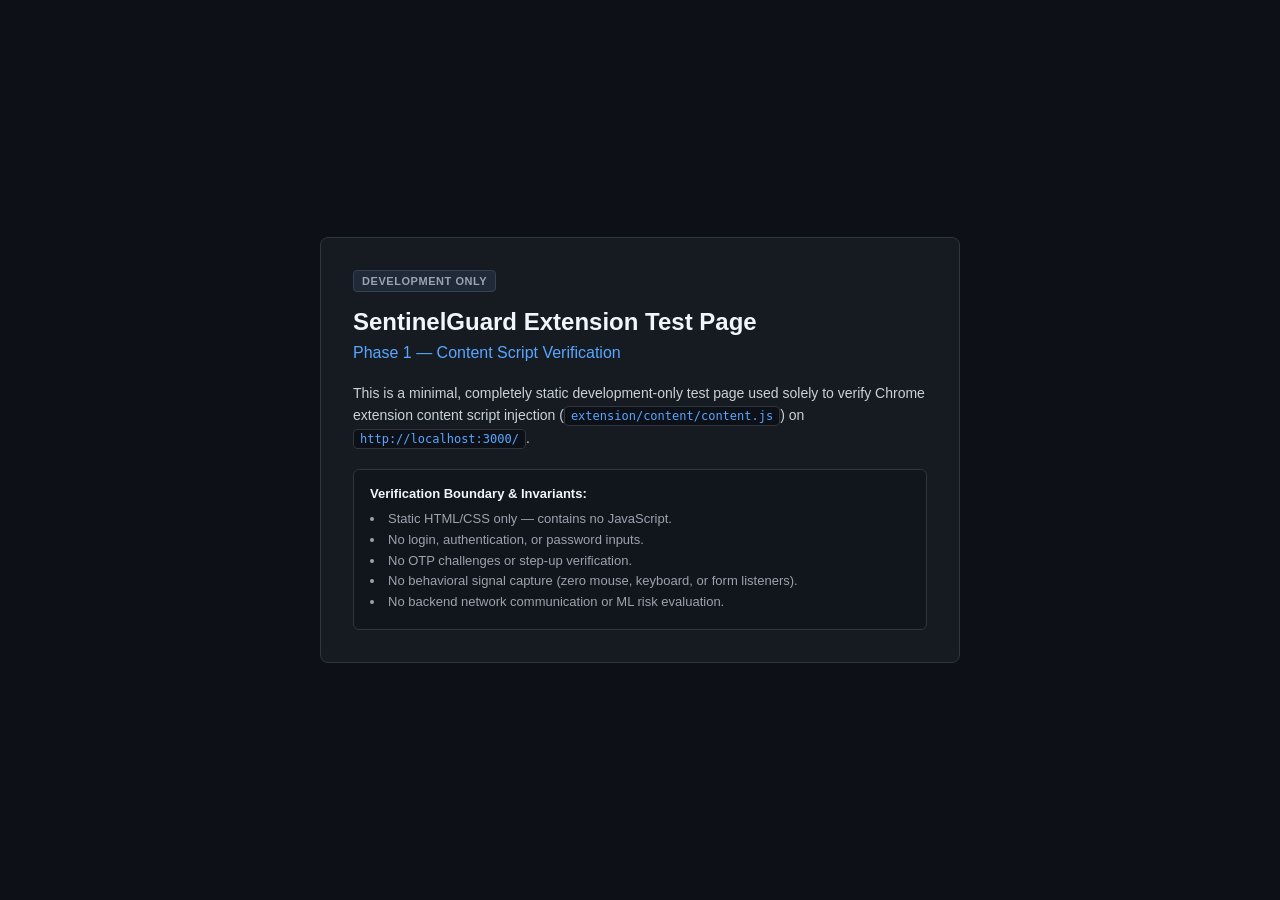
<file: test-page/index.html>
<!DOCTYPE html>
<html lang="en">
<head>
  <meta charset="UTF-8">
  <meta name="viewport" content="width=device-width, initial-scale=1.0">
  <title>SentinelGuard Extension Test Page</title>
  <style>
    :root {
      --bg: #0d1117;
      --card-bg: #161b22;
      --border: #30363d;
      --text: #c9d1d9;
      --text-heading: #f0f6fc;
      --accent: #58a6ff;
      --badge-bg: #1f2937;
      --badge-border: #374151;
      --badge-text: #9ca3af;
      --code-bg: #0d1117;
    }

    * {
      box-sizing: border-box;
      margin: 0;
      padding: 0;
    }

    body {
      font-family: -apple-system, BlinkMacSystemFont, "Segoe UI", Helvetica, Arial, sans-serif;
      background-color: var(--bg);
      color: var(--text);
      min-height: 100vh;
      display: flex;
      align-items: center;
      justify-content: center;
      padding: 24px;
    }

    .container {
      max-width: 640px;
      width: 100%;
      background: var(--card-bg);
      border: 1px solid var(--border);
      border-radius: 8px;
      padding: 32px;
    }

    .badge {
      display: inline-block;
      font-size: 11px;
      font-weight: 600;
      letter-spacing: 0.05em;
      text-transform: uppercase;
      padding: 4px 8px;
      border-radius: 4px;
      background: var(--badge-bg);
      border: 1px solid var(--badge-border);
      color: var(--badge-text);
      margin-bottom: 16px;
    }

    h1 {
      font-size: 24px;
      color: var(--text-heading);
      margin-bottom: 8px;
    }

    h2 {
      font-size: 16px;
      font-weight: 500;
      color: var(--accent);
      margin-bottom: 20px;
    }

    p {
      font-size: 14px;
      line-height: 1.6;
      margin-bottom: 16px;
    }

    .notice-box {
      border: 1px solid var(--border);
      border-radius: 6px;
      padding: 16px;
      margin-top: 20px;
      background: rgba(13, 17, 23, 0.5);
    }

    .notice-title {
      font-weight: 600;
      color: var(--text-heading);
      font-size: 13px;
      margin-bottom: 8px;
    }

    ul {
      list-style-position: inside;
      font-size: 13px;
      line-height: 1.6;
      color: var(--badge-text);
    }

    code {
      font-family: ui-monospace, SFMono-Regular, "SF Mono", Menlo, Consolas, monospace;
      font-size: 12px;
      background: var(--code-bg);
      border: 1px solid var(--border);
      padding: 2px 6px;
      border-radius: 4px;
      color: var(--accent);
    }
  </style>
</head>
<body>
  <div class="container">
    <span class="badge">Development Only</span>
    <h1>SentinelGuard Extension Test Page</h1>
    <h2>Phase 1 — Content Script Verification</h2>

    <p>
      This is a minimal, completely static development-only test page used solely to verify
      Chrome extension content script injection (<code>extension/content/content.js</code>) on <code>http://localhost:3000/</code>.
    </p>

    <div class="notice-box">
      <div class="notice-title">Verification Boundary & Invariants:</div>
      <ul>
        <li>Static HTML/CSS only — contains no JavaScript.</li>
        <li>No login, authentication, or password inputs.</li>
        <li>No OTP challenges or step-up verification.</li>
        <li>No behavioral signal capture (zero mouse, keyboard, or form listeners).</li>
        <li>No backend network communication or ML risk evaluation.</li>
      </ul>
    </div>
  </div>
</body>
</html>
</file>
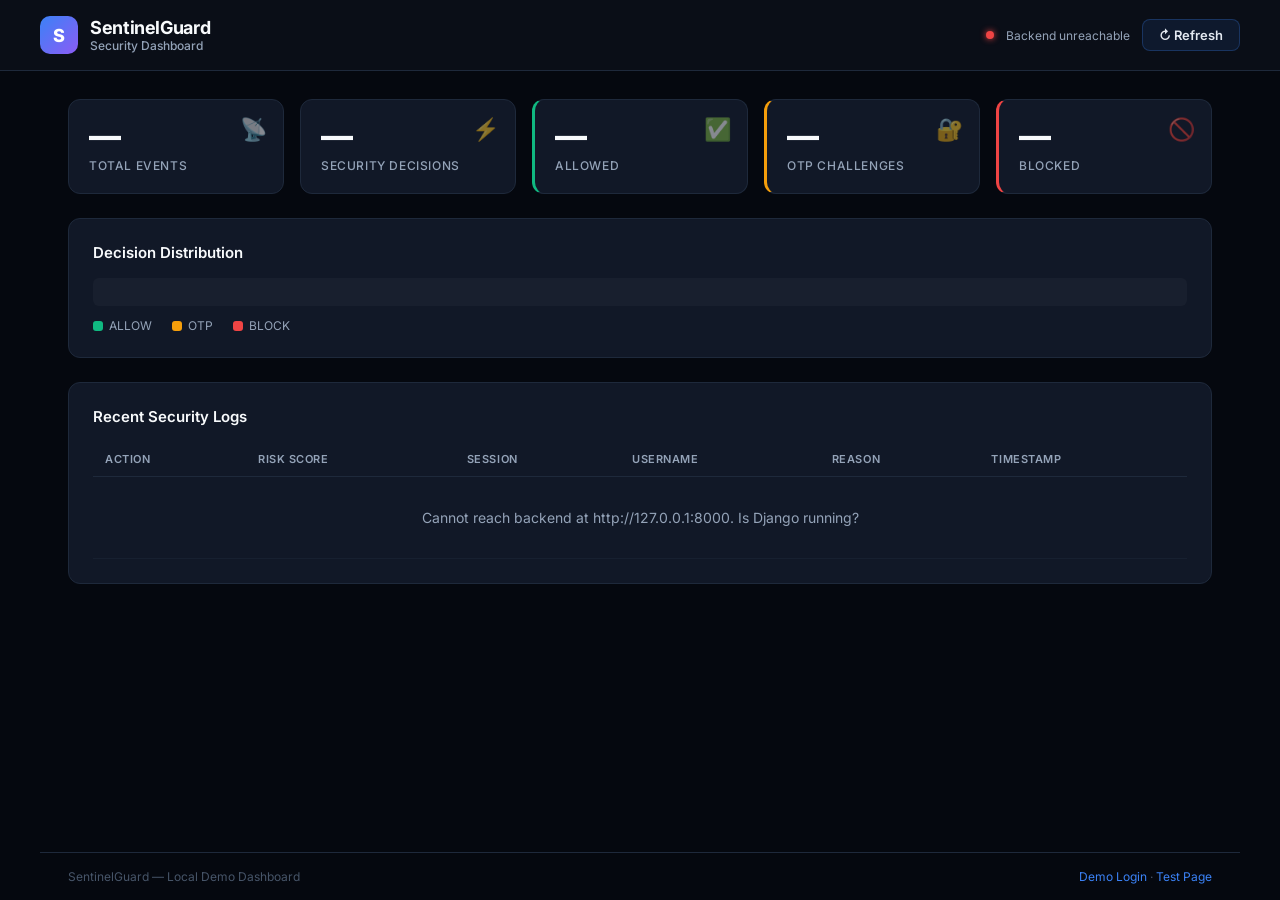
<file: test-page/dashboard/index.html>
<!DOCTYPE html>
<html lang="en">
<head>
  <meta charset="UTF-8">
  <meta name="viewport" content="width=device-width, initial-scale=1.0">
  <title>SentinelGuard — Security Dashboard</title>
  <meta name="description" content="SentinelGuard Security Dashboard — Real-time adaptive security monitoring">
  <link href="https://fonts.googleapis.com/css2?family=Inter:wght@400;500;600;700;800&display=swap" rel="stylesheet">
  <link rel="stylesheet" href="styles.css">
</head>
<body>
  <!-- Header -->
  <header class="header">
    <div class="header-inner">
      <div class="brand">
        <div class="brand-icon">S</div>
        <div>
          <div class="brand-name">SentinelGuard</div>
          <div class="brand-sub">Security Dashboard</div>
        </div>
      </div>
      <div class="header-actions">
        <span class="status-dot" id="statusDot"></span>
        <span class="status-text" id="statusText">Connecting...</span>
        <button class="refresh-btn" id="refreshBtn" title="Refresh data">↻ Refresh</button>
      </div>
    </div>
  </header>

  <!-- Main Content -->
  <main class="main">
    <!-- Stats Cards -->
    <section class="stats-grid" id="statsGrid">
      <div class="stat-card" id="statEvents">
        <div class="stat-value" id="totalEvents">—</div>
        <div class="stat-label">Total Events</div>
        <div class="stat-icon">📡</div>
      </div>
      <div class="stat-card" id="statDecisions">
        <div class="stat-value" id="totalDecisions">—</div>
        <div class="stat-label">Security Decisions</div>
        <div class="stat-icon">⚡</div>
      </div>
      <div class="stat-card stat-allowed" id="statAllowed">
        <div class="stat-value" id="totalAllowed">—</div>
        <div class="stat-label">Allowed</div>
        <div class="stat-icon">✅</div>
      </div>
      <div class="stat-card stat-otp" id="statOtp">
        <div class="stat-value" id="totalOtp">—</div>
        <div class="stat-label">OTP Challenges</div>
        <div class="stat-icon">🔐</div>
      </div>
      <div class="stat-card stat-blocked" id="statBlocked">
        <div class="stat-value" id="totalBlocked">—</div>
        <div class="stat-label">Blocked</div>
        <div class="stat-icon">🚫</div>
      </div>
    </section>

    <!-- Risk Distribution -->
    <section class="panel" id="riskPanel">
      <h2 class="panel-title">Decision Distribution</h2>
      <div class="risk-bar-container" id="riskBarContainer">
        <div class="risk-bar">
          <div class="risk-segment risk-allowed" id="barAllowed" style="width: 0%"></div>
          <div class="risk-segment risk-otp" id="barOtp" style="width: 0%"></div>
          <div class="risk-segment risk-blocked" id="barBlocked" style="width: 0%"></div>
        </div>
        <div class="risk-legend">
          <span class="legend-item"><span class="legend-dot allowed"></span> ALLOW</span>
          <span class="legend-item"><span class="legend-dot otp"></span> OTP</span>
          <span class="legend-item"><span class="legend-dot blocked"></span> BLOCK</span>
        </div>
      </div>
    </section>

    <!-- Recent Security Logs -->
    <section class="panel" id="logsPanel">
      <h2 class="panel-title">Recent Security Logs</h2>
      <div class="table-wrap">
        <table class="logs-table" id="logsTable">
          <thead>
            <tr>
              <th>Action</th>
              <th>Risk Score</th>
              <th>Session</th>
              <th>Username</th>
              <th>Reason</th>
              <th>Timestamp</th>
            </tr>
          </thead>
          <tbody id="logsBody">
            <tr><td colspan="6" class="empty-state">Loading...</td></tr>
          </tbody>
        </table>
      </div>
    </section>
  </main>

  <!-- Footer -->
  <footer class="footer">
    <span>SentinelGuard — Local Demo Dashboard</span>
    <span><a href="/login.html">Demo Login</a> · <a href="/">Test Page</a></span>
  </footer>

  <script src="app.js"></script>
</body>
</html>
</file>
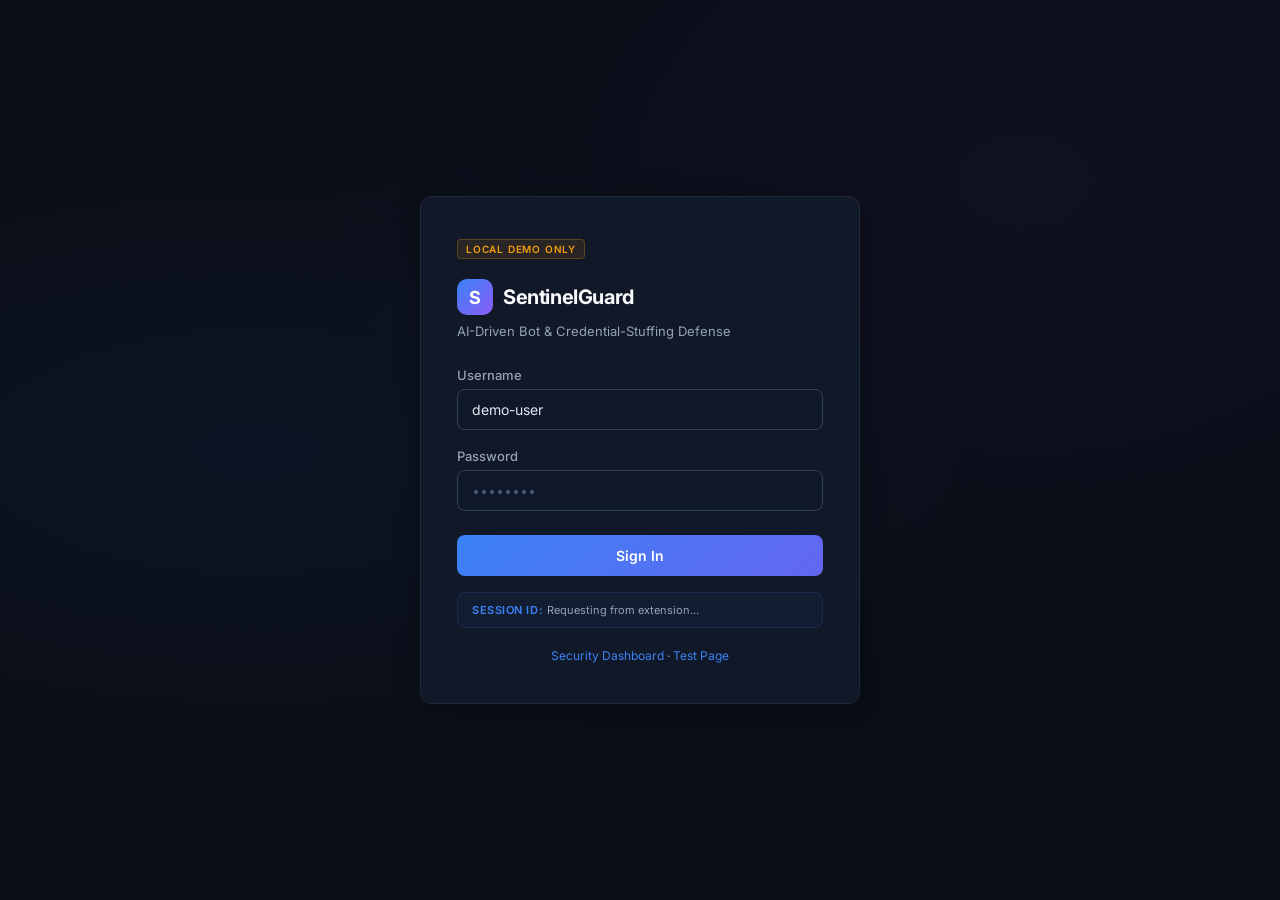
<file: test-page/login.html>
<!DOCTYPE html>
<html lang="en">
<head>
  <meta charset="UTF-8">
  <meta name="viewport" content="width=device-width, initial-scale=1.0">
  <title>SentinelGuard — Demo Login</title>
  <meta name="description" content="SentinelGuard AI-Driven Bot Defense — Demo Login Page">
  <link href="https://fonts.googleapis.com/css2?family=Inter:wght@400;500;600;700&display=swap" rel="stylesheet">
  <style>
    :root {
      --bg: #0a0e17;
      --card-bg: #111827;
      --card-border: #1e293b;
      --input-bg: #0f172a;
      --input-border: #334155;
      --input-focus: #3b82f6;
      --text: #e2e8f0;
      --text-muted: #94a3b8;
      --text-heading: #f8fafc;
      --accent: #3b82f6;
      --accent-glow: rgba(59, 130, 246, 0.15);
      --success: #10b981;
      --success-bg: rgba(16, 185, 129, 0.08);
      --warning: #f59e0b;
      --warning-bg: rgba(245, 158, 11, 0.08);
      --danger: #ef4444;
      --danger-bg: rgba(239, 68, 68, 0.08);
      --radius: 12px;
    }

    * { box-sizing: border-box; margin: 0; padding: 0; }

    body {
      font-family: 'Inter', -apple-system, BlinkMacSystemFont, sans-serif;
      background: var(--bg);
      color: var(--text);
      min-height: 100vh;
      display: flex;
      align-items: center;
      justify-content: center;
      padding: 24px;
      background-image:
        radial-gradient(ellipse at 20% 50%, rgba(59, 130, 246, 0.06) 0%, transparent 50%),
        radial-gradient(ellipse at 80% 20%, rgba(139, 92, 246, 0.04) 0%, transparent 50%);
    }

    .login-card {
      max-width: 440px;
      width: 100%;
      background: var(--card-bg);
      border: 1px solid var(--card-border);
      border-radius: var(--radius);
      padding: 40px 36px;
      box-shadow: 0 4px 24px rgba(0, 0, 0, 0.3);
    }

    .brand {
      display: flex;
      align-items: center;
      gap: 10px;
      margin-bottom: 8px;
    }

    .brand-icon {
      width: 36px; height: 36px;
      background: linear-gradient(135deg, #3b82f6, #8b5cf6);
      border-radius: 10px;
      display: flex; align-items: center; justify-content: center;
      font-size: 18px; color: white; font-weight: 700;
    }

    .brand-name {
      font-size: 20px;
      font-weight: 700;
      color: var(--text-heading);
      letter-spacing: -0.02em;
    }

    .subtitle {
      font-size: 13px;
      color: var(--text-muted);
      margin-bottom: 28px;
    }

    .demo-badge {
      display: inline-block;
      font-size: 10px;
      font-weight: 600;
      text-transform: uppercase;
      letter-spacing: 0.08em;
      padding: 3px 8px;
      border-radius: 4px;
      background: rgba(245, 158, 11, 0.1);
      border: 1px solid rgba(245, 158, 11, 0.25);
      color: var(--warning);
      margin-bottom: 20px;
    }

    .form-group {
      margin-bottom: 18px;
    }

    .form-label {
      display: block;
      font-size: 13px;
      font-weight: 500;
      color: var(--text-muted);
      margin-bottom: 6px;
    }

    .form-input {
      width: 100%;
      padding: 11px 14px;
      font-size: 14px;
      font-family: inherit;
      color: var(--text);
      background: var(--input-bg);
      border: 1px solid var(--input-border);
      border-radius: 8px;
      outline: none;
      transition: border-color 0.2s, box-shadow 0.2s;
    }

    .form-input:focus {
      border-color: var(--input-focus);
      box-shadow: 0 0 0 3px var(--accent-glow);
    }

    .form-input::placeholder { color: #475569; }

    .btn {
      width: 100%;
      padding: 12px;
      font-size: 14px;
      font-weight: 600;
      font-family: inherit;
      color: #fff;
      background: linear-gradient(135deg, #3b82f6, #6366f1);
      border: none;
      border-radius: 8px;
      cursor: pointer;
      transition: opacity 0.2s, transform 0.1s;
      margin-top: 6px;
    }

    .btn:hover { opacity: 0.92; }
    .btn:active { transform: scale(0.98); }
    .btn:disabled { opacity: 0.5; cursor: not-allowed; }

    .btn-otp {
      background: linear-gradient(135deg, #f59e0b, #d97706);
      margin-top: 12px;
    }

    /* Session Info */
    .session-info {
      margin-top: 16px;
      padding: 10px 14px;
      background: rgba(59, 130, 246, 0.05);
      border: 1px solid rgba(59, 130, 246, 0.15);
      border-radius: 8px;
      font-size: 11px;
      color: var(--text-muted);
      word-break: break-all;
    }

    .session-info .label {
      font-weight: 600;
      color: var(--accent);
      text-transform: uppercase;
      letter-spacing: 0.05em;
    }

    .session-warning {
      margin-top: 8px;
      font-size: 11px;
      color: var(--warning);
    }

    /* Result Area */
    .result-area {
      margin-top: 20px;
      display: none;
    }

    .result-area.visible { display: block; }

    .result-box {
      padding: 16px;
      border-radius: 8px;
      font-size: 14px;
      font-weight: 500;
      text-align: center;
      animation: fadeIn 0.3s ease;
    }

    .result-box.analyzing {
      background: var(--accent-glow);
      border: 1px solid rgba(59, 130, 246, 0.3);
      color: var(--accent);
    }

    .result-box.allowed {
      background: var(--success-bg);
      border: 1px solid rgba(16, 185, 129, 0.3);
      color: var(--success);
    }

    .result-box.otp-required {
      background: var(--warning-bg);
      border: 1px solid rgba(245, 158, 11, 0.3);
      color: var(--warning);
    }

    .result-box.blocked {
      background: var(--danger-bg);
      border: 1px solid rgba(239, 68, 68, 0.3);
      color: var(--danger);
    }

    .result-box.verified {
      background: var(--success-bg);
      border: 1px solid rgba(16, 185, 129, 0.3);
      color: var(--success);
    }

    .result-box.error {
      background: var(--danger-bg);
      border: 1px solid rgba(239, 68, 68, 0.3);
      color: var(--danger);
    }

    .result-detail {
      font-size: 12px;
      color: var(--text-muted);
      margin-top: 6px;
      font-weight: 400;
    }

    /* OTP Section */
    .otp-section {
      display: none;
      margin-top: 20px;
      padding: 20px;
      background: rgba(245, 158, 11, 0.04);
      border: 1px solid rgba(245, 158, 11, 0.15);
      border-radius: 8px;
      animation: fadeIn 0.3s ease;
    }

    .otp-section.visible { display: block; }

    .otp-title {
      font-size: 14px;
      font-weight: 600;
      color: var(--warning);
      margin-bottom: 4px;
    }

    .otp-hint {
      font-size: 12px;
      color: var(--text-muted);
      margin-bottom: 14px;
    }

    .otp-input {
      width: 100%;
      padding: 12px 14px;
      font-size: 20px;
      font-family: 'SF Mono', 'Fira Code', monospace;
      letter-spacing: 0.3em;
      text-align: center;
      color: var(--text);
      background: var(--input-bg);
      border: 1px solid var(--input-border);
      border-radius: 8px;
      outline: none;
    }

    .otp-input:focus {
      border-color: var(--warning);
      box-shadow: 0 0 0 3px rgba(245, 158, 11, 0.15);
    }

    .nav-link {
      display: block;
      text-align: center;
      margin-top: 20px;
      font-size: 12px;
      color: var(--text-muted);
    }

    .nav-link a {
      color: var(--accent);
      text-decoration: none;
    }

    .nav-link a:hover { text-decoration: underline; }

    @keyframes fadeIn {
      from { opacity: 0; transform: translateY(4px); }
      to { opacity: 1; transform: translateY(0); }
    }

    .spinner {
      display: inline-block;
      width: 14px; height: 14px;
      border: 2px solid transparent;
      border-top-color: currentColor;
      border-radius: 50%;
      animation: spin 0.6s linear infinite;
      vertical-align: middle;
      margin-right: 6px;
    }

    @keyframes spin { to { transform: rotate(360deg); } }
  </style>
</head>
<body>
  <div class="login-card">
    <span class="demo-badge">Local Demo Only</span>
    <div class="brand">
      <div class="brand-icon">S</div>
      <span class="brand-name">SentinelGuard</span>
    </div>
    <p class="subtitle">AI-Driven Bot & Credential-Stuffing Defense</p>

    <!-- Login Form -->
    <form id="loginForm" autocomplete="off">
      <div class="form-group">
        <label class="form-label" for="username">Username</label>
        <input class="form-input" type="text" id="username" placeholder="demo-user" value="demo-user">
      </div>
      <div class="form-group">
        <label class="form-label" for="password">Password</label>
        <input class="form-input" type="password" id="password" placeholder="••••••••">
      </div>
      <button class="btn" type="submit" id="loginBtn">Sign In</button>
    </form>

    <!-- Session Identity -->
    <div class="session-info" id="sessionInfo">
      <span class="label">Session ID: </span>
      <span id="sessionIdDisplay">Requesting from extension...</span>
    </div>
    <div class="session-warning" id="sessionWarning" style="display: none;">
      ⚠ Extension not detected — using standalone session ID. Behavioral telemetry will not be linked.
    </div>

    <!-- Result Area -->
    <div class="result-area" id="resultArea">
      <div class="result-box" id="resultBox"></div>
    </div>

    <!-- OTP Verification Section -->
    <div class="otp-section" id="otpSection">
      <div class="otp-title">🔐 Step-Up Verification Required</div>
      <div class="otp-hint">Enter the 6-digit code from the backend development console.</div>
      <div class="form-group">
        <input class="otp-input" type="text" id="otpInput" maxlength="6" placeholder="000000" autocomplete="off">
      </div>
      <button class="btn btn-otp" id="otpBtn" type="button">Verify OTP</button>
    </div>

    <div class="nav-link">
      <a href="/dashboard/">Security Dashboard</a> · <a href="/">Test Page</a>
    </div>
  </div>

  <script>
    (function () {
      "use strict";

      const BACKEND_URL = "http://127.0.0.1:8000";
      const LOGIN_API = `${BACKEND_URL}/api/security/login/`;
      const VERIFY_OTP_API = `${BACKEND_URL}/api/security/verify-otp/`;

      // DOM elements
      const loginForm = document.getElementById("loginForm");
      const loginBtn = document.getElementById("loginBtn");
      const usernameInput = document.getElementById("username");
      const sessionIdDisplay = document.getElementById("sessionIdDisplay");
      const sessionWarning = document.getElementById("sessionWarning");
      const resultArea = document.getElementById("resultArea");
      const resultBox = document.getElementById("resultBox");
      const otpSection = document.getElementById("otpSection");
      const otpInput = document.getElementById("otpInput");
      const otpBtn = document.getElementById("otpBtn");

      // State
      let sessionId = null;
      let currentChallengeId = null;
      let extensionDetected = false;

      // ========================================
      // Session ID Bridge
      // ========================================

      const targetOrigin = (window.location.origin && window.location.origin !== "null")
        ? window.location.origin
        : "*";

      function requestSessionId() {
        if (!extensionDetected) {
          window.postMessage({ type: "SentinelGuard:RequestSessionId" }, targetOrigin);
        }
      }

      // Listen for session ID response from extension content script
      window.addEventListener("message", (event) => {
        if (event.source !== window) return;
        if (!event.data || typeof event.data !== "object") return;
        if (
          event.data.type === "SentinelGuard:SessionId" &&
          typeof event.data.sessionId === "string" &&
          event.data.sessionId.trim().length > 0
        ) {
          sessionId = event.data.sessionId.trim();
          extensionDetected = true;
          sessionIdDisplay.textContent = sessionId;
          sessionWarning.style.display = "none";
          if (requestRetryInterval) {
            clearInterval(requestRetryInterval);
            requestRetryInterval = null;
          }
        }
      });

      // Request session ID immediately
      requestSessionId();

      // Poll periodically (every 100ms) until extension responds or timeout is reached,
      // handling the case where content.js (run_at: document_idle) injects after page script
      let requestRetryInterval = setInterval(() => {
        if (extensionDetected) {
          clearInterval(requestRetryInterval);
          requestRetryInterval = null;
        } else {
          requestSessionId();
        }
      }, 100);

      // Fallback: if extension doesn't respond in 1.5 seconds, generate standalone ID
      setTimeout(() => {
        if (requestRetryInterval) {
          clearInterval(requestRetryInterval);
          requestRetryInterval = null;
        }
        if (!extensionDetected) {
          sessionId = "sess_" + crypto.randomUUID();
          sessionIdDisplay.textContent = sessionId;
          sessionWarning.style.display = "block";
        }
      }, 1500);

      // ========================================
      // UI Helpers
      // ========================================

      function showResult(cssClass, message, detail) {
        resultArea.classList.add("visible");
        resultBox.className = "result-box " + cssClass;
        resultBox.innerHTML = message + (detail ? `<div class="result-detail">${detail}</div>` : "");
      }

      function hideResult() {
        resultArea.classList.remove("visible");
      }

      function hideOTP() {
        otpSection.classList.remove("visible");
        otpInput.value = "";
        currentChallengeId = null;
      }

      function showOTP(challengeId) {
        currentChallengeId = challengeId;
        otpSection.classList.add("visible");
        otpInput.focus();
      }

      // ========================================
      // Login Flow
      // ========================================

      loginForm.addEventListener("submit", async (e) => {
        e.preventDefault();

        const username = usernameInput.value.trim() || "anonymous";

        if (!sessionId) {
          showResult("error", "❌ No session ID available", "Extension or fallback not initialized.");
          return;
        }

        loginBtn.disabled = true;
        hideOTP();
        showResult("analyzing", '<span class="spinner"></span>Analyzing behavioral signals...', null);

        try {
          const response = await fetch(LOGIN_API, {
            method: "POST",
            headers: { "Content-Type": "application/json" },
            body: JSON.stringify({
              session_id: sessionId,
              username: username
            })
          });

          const data = await response.json();

          if (response.status === 200 && data.action === "ALLOW") {
            showResult("allowed", "✅ Login Allowed", "Behavioral analysis indicates legitimate activity.");

          } else if (response.status === 202 && data.action === "OTP") {
            showResult("otp-required", "🔐 OTP Verification Required",
              "Medium-risk behavior detected. Step-up authentication required.");
            showOTP(data.challenge_id);

          } else if (response.status === 403 && data.action === "BLOCK") {
            showResult("blocked", "🚫 Access Blocked",
              "High-risk behavioral pattern detected. Access denied.");

          } else {
            showResult("error", "⚠ Unexpected Response",
              `Status: ${response.status} — ${data.error || data.message || "Unknown"}`);
          }

        } catch (err) {
          showResult("error", "❌ Connection Failed",
            "Could not reach backend at " + BACKEND_URL + ". Is Django running?");
        } finally {
          loginBtn.disabled = false;
        }
      });

      // ========================================
      // OTP Verification Flow
      // ========================================

      otpBtn.addEventListener("click", async () => {
        const otpCode = otpInput.value.trim();

        if (!otpCode || otpCode.length !== 6) {
          showResult("error", "❌ Invalid OTP", "Please enter a 6-digit code.");
          return;
        }

        if (!currentChallengeId) {
          showResult("error", "❌ No active challenge", "Please trigger login first.");
          return;
        }

        otpBtn.disabled = true;
        showResult("analyzing", '<span class="spinner"></span>Verifying OTP...', null);

        try {
          const response = await fetch(VERIFY_OTP_API, {
            method: "POST",
            headers: { "Content-Type": "application/json" },
            body: JSON.stringify({
              challenge_id: currentChallengeId,
              otp: otpCode
            })
          });

          const data = await response.json();

          if (response.status === 200 && data.status === "SUCCESS") {
            showResult("verified", "✅ OTP Verified — Login Allowed",
              "Step-up authentication completed successfully.");
            hideOTP();

          } else if (response.status === 401) {
            const remaining = data.attempts_remaining !== undefined
              ? ` (${data.attempts_remaining} attempts remaining)` : "";
            showResult("error", "❌ Invalid OTP Code" + remaining,
              data.error || "The code you entered is incorrect.");

          } else if (response.status === 403) {
            showResult("blocked", "🔒 Challenge Locked",
              data.error || "Maximum attempts exceeded or challenge expired.");
            hideOTP();

          } else if (response.status === 400) {
            showResult("error", "⚠ Invalid Request",
              data.error || "The challenge ID or OTP is invalid.");

          } else {
            showResult("error", "⚠ Unexpected Response",
              `Status: ${response.status}`);
          }

        } catch (err) {
          showResult("error", "❌ Connection Failed",
            "Could not reach backend. Is Django running?");
        } finally {
          otpBtn.disabled = false;
        }
      });

      // Allow Enter key in OTP input
      otpInput.addEventListener("keypress", (e) => {
        if (e.key === "Enter") {
          e.preventDefault();
          otpBtn.click();
        }
      });

    })();
  </script>
</body>
</html>
</file>
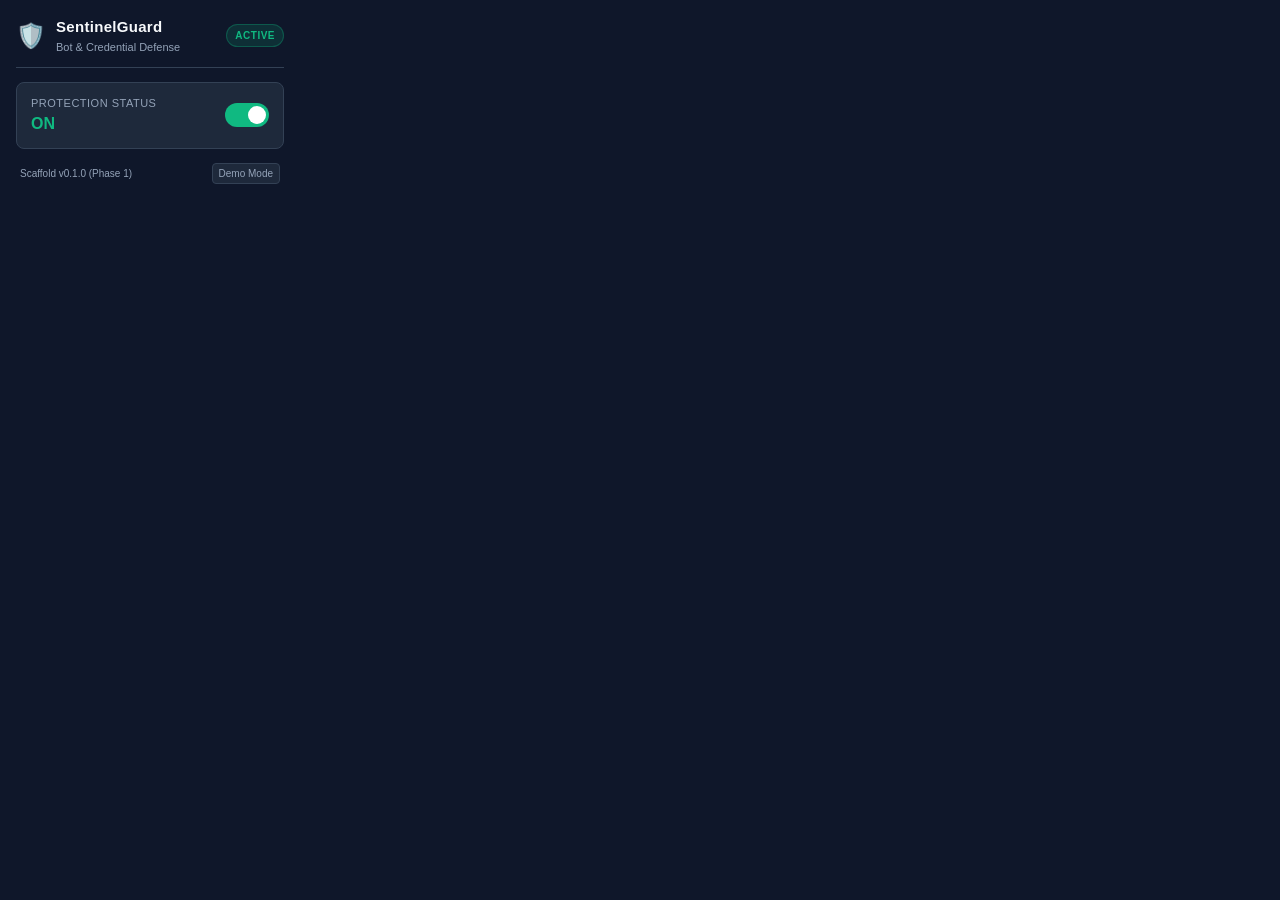
<file: extension/popup/popup.html>
<!DOCTYPE html>
<html lang="en">
<head>
  <meta charset="UTF-8">
  <meta name="viewport" content="width=device-width, initial-scale=1.0">
  <title>SentinelGuard</title>
  <link rel="stylesheet" href="popup.css">
</head>
<body>
  <div class="card">
    <header class="header">
      <div class="brand">
        <span class="shield-icon" aria-hidden="true">🛡️</span>
        <div class="brand-text">
          <h1 class="title">SentinelGuard</h1>
          <p class="subtitle">Bot &amp; Credential Defense</p>
        </div>
      </div>
      <span id="status-badge" class="badge badge-active">ACTIVE</span>
    </header>

    <main class="content">
      <div class="status-panel">
        <div class="status-info">
          <span class="status-label">Protection Status</span>
          <span id="status-value" class="status-value">ON</span>
        </div>
        <label class="switch">
          <input type="checkbox" id="protection-toggle" checked aria-label="Toggle Protection">
          <span class="slider round"></span>
        </label>
      </div>

      <div class="version-info">
        <span>Scaffold v0.1.0 (Phase 1)</span>
        <span class="mode-tag">Demo Mode</span>
      </div>
    </main>
  </div>

  <script src="popup.js"></script>
</body>
</html>
</file>
<file: test-page/dashboard/styles.css>
/* ============================================================
   SentinelGuard — Security Dashboard Styles
   Premium dark theme with glassmorphism accents
   ============================================================ */

:root {
  --bg: #05080f;
  --bg-secondary: #0a0e17;
  --card-bg: #111827;
  --card-border: #1e293b;
  --panel-bg: #0f172a;
  --text: #e2e8f0;
  --text-muted: #94a3b8;
  --text-heading: #f8fafc;
  --accent: #3b82f6;
  --success: #10b981;
  --success-dim: rgba(16, 185, 129, 0.12);
  --warning: #f59e0b;
  --warning-dim: rgba(245, 158, 11, 0.12);
  --danger: #ef4444;
  --danger-dim: rgba(239, 68, 68, 0.12);
  --radius: 12px;
  --radius-sm: 8px;
}

* { box-sizing: border-box; margin: 0; padding: 0; }

body {
  font-family: 'Inter', -apple-system, BlinkMacSystemFont, sans-serif;
  background: var(--bg);
  color: var(--text);
  min-height: 100vh;
  display: flex;
  flex-direction: column;
}

/* ---- Header ---- */
.header {
  background: var(--bg-secondary);
  border-bottom: 1px solid var(--card-border);
  padding: 16px 28px;
  position: sticky;
  top: 0;
  z-index: 10;
  backdrop-filter: blur(12px);
}

.header-inner {
  max-width: 1200px;
  margin: 0 auto;
  display: flex;
  align-items: center;
  justify-content: space-between;
}

.brand {
  display: flex;
  align-items: center;
  gap: 12px;
}

.brand-icon {
  width: 38px; height: 38px;
  background: linear-gradient(135deg, #3b82f6, #8b5cf6);
  border-radius: 10px;
  display: flex; align-items: center; justify-content: center;
  font-size: 18px; color: white; font-weight: 800;
}

.brand-name {
  font-size: 18px;
  font-weight: 700;
  color: var(--text-heading);
  letter-spacing: -0.02em;
}

.brand-sub {
  font-size: 12px;
  color: var(--text-muted);
  font-weight: 500;
}

.header-actions {
  display: flex;
  align-items: center;
  gap: 12px;
}

.status-dot {
  width: 8px; height: 8px;
  border-radius: 50%;
  background: #475569;
  display: inline-block;
  transition: background 0.3s;
}

.status-dot.connected { background: var(--success); box-shadow: 0 0 6px var(--success); }
.status-dot.error { background: var(--danger); box-shadow: 0 0 6px var(--danger); }

.status-text {
  font-size: 12px;
  color: var(--text-muted);
}

.refresh-btn {
  padding: 7px 16px;
  font-size: 13px;
  font-weight: 600;
  font-family: inherit;
  color: var(--text);
  background: rgba(59, 130, 246, 0.1);
  border: 1px solid rgba(59, 130, 246, 0.25);
  border-radius: var(--radius-sm);
  cursor: pointer;
  transition: background 0.2s, border-color 0.2s;
}

.refresh-btn:hover {
  background: rgba(59, 130, 246, 0.18);
  border-color: rgba(59, 130, 246, 0.4);
}

/* ---- Main ---- */
.main {
  max-width: 1200px;
  margin: 0 auto;
  padding: 28px;
  width: 100%;
  flex: 1;
}

/* ---- Stats Grid ---- */
.stats-grid {
  display: grid;
  grid-template-columns: repeat(5, 1fr);
  gap: 16px;
  margin-bottom: 24px;
}

@media (max-width: 900px) {
  .stats-grid {
    grid-template-columns: repeat(3, 1fr);
  }
}

@media (max-width: 540px) {
  .stats-grid {
    grid-template-columns: repeat(2, 1fr);
  }
}

.stat-card {
  background: var(--card-bg);
  border: 1px solid var(--card-border);
  border-radius: var(--radius);
  padding: 20px;
  position: relative;
  overflow: hidden;
  transition: border-color 0.3s, transform 0.2s;
}

.stat-card:hover {
  border-color: rgba(59, 130, 246, 0.3);
  transform: translateY(-2px);
}

.stat-card.stat-allowed { border-left: 3px solid var(--success); }
.stat-card.stat-otp { border-left: 3px solid var(--warning); }
.stat-card.stat-blocked { border-left: 3px solid var(--danger); }

.stat-value {
  font-size: 32px;
  font-weight: 800;
  color: var(--text-heading);
  line-height: 1;
  margin-bottom: 6px;
}

.stat-label {
  font-size: 12px;
  font-weight: 500;
  color: var(--text-muted);
  text-transform: uppercase;
  letter-spacing: 0.05em;
}

.stat-icon {
  position: absolute;
  top: 16px;
  right: 16px;
  font-size: 22px;
  opacity: 0.5;
}

/* ---- Panels ---- */
.panel {
  background: var(--card-bg);
  border: 1px solid var(--card-border);
  border-radius: var(--radius);
  padding: 24px;
  margin-bottom: 24px;
}

.panel-title {
  font-size: 15px;
  font-weight: 600;
  color: var(--text-heading);
  margin-bottom: 16px;
}

/* ---- Risk Distribution Bar ---- */
.risk-bar {
  height: 28px;
  display: flex;
  border-radius: 6px;
  overflow: hidden;
  background: rgba(255, 255, 255, 0.03);
  margin-bottom: 12px;
}

.risk-segment {
  height: 100%;
  transition: width 0.5s ease;
  display: flex;
  align-items: center;
  justify-content: center;
  font-size: 11px;
  font-weight: 600;
  color: rgba(255, 255, 255, 0.9);
  min-width: 0;
}

.risk-segment.risk-allowed { background: var(--success); }
.risk-segment.risk-otp { background: var(--warning); }
.risk-segment.risk-blocked { background: var(--danger); }

.risk-legend {
  display: flex;
  gap: 20px;
  font-size: 12px;
  color: var(--text-muted);
}

.legend-item {
  display: flex;
  align-items: center;
  gap: 6px;
}

.legend-dot {
  width: 10px; height: 10px;
  border-radius: 3px;
  display: inline-block;
}

.legend-dot.allowed { background: var(--success); }
.legend-dot.otp { background: var(--warning); }
.legend-dot.blocked { background: var(--danger); }

/* ---- Logs Table ---- */
.table-wrap {
  overflow-x: auto;
}

.logs-table {
  width: 100%;
  border-collapse: collapse;
  font-size: 13px;
}

.logs-table th {
  text-align: left;
  padding: 10px 12px;
  font-size: 11px;
  font-weight: 600;
  color: var(--text-muted);
  text-transform: uppercase;
  letter-spacing: 0.05em;
  border-bottom: 1px solid var(--card-border);
  white-space: nowrap;
}

.logs-table td {
  padding: 10px 12px;
  border-bottom: 1px solid rgba(30, 41, 59, 0.5);
  vertical-align: middle;
}

.logs-table tbody tr {
  transition: background 0.15s;
}

.logs-table tbody tr:hover {
  background: rgba(59, 130, 246, 0.04);
}

.empty-state {
  text-align: center;
  color: var(--text-muted);
  padding: 32px 12px !important;
  font-size: 14px;
}

/* Action badges */
.action-badge {
  display: inline-block;
  padding: 3px 10px;
  border-radius: 4px;
  font-size: 11px;
  font-weight: 700;
  text-transform: uppercase;
  letter-spacing: 0.04em;
}

.action-badge.allow {
  background: var(--success-dim);
  color: var(--success);
}

.action-badge.otp {
  background: var(--warning-dim);
  color: var(--warning);
}

.action-badge.block {
  background: var(--danger-dim);
  color: var(--danger);
}

/* Risk score color */
.risk-low { color: var(--success); }
.risk-med { color: var(--warning); }
.risk-high { color: var(--danger); }

.session-id {
  font-family: 'SF Mono', 'Fira Code', monospace;
  font-size: 11px;
  color: var(--text-muted);
  max-width: 140px;
  overflow: hidden;
  text-overflow: ellipsis;
  white-space: nowrap;
  display: inline-block;
}

.timestamp {
  font-size: 12px;
  color: var(--text-muted);
  white-space: nowrap;
}

.reason-text {
  max-width: 220px;
  overflow: hidden;
  text-overflow: ellipsis;
  white-space: nowrap;
  font-size: 12px;
  color: var(--text-muted);
}

/* ---- Footer ---- */
.footer {
  max-width: 1200px;
  margin: 0 auto;
  padding: 16px 28px;
  width: 100%;
  display: flex;
  justify-content: space-between;
  font-size: 12px;
  color: #475569;
  border-top: 1px solid var(--card-border);
}

.footer a {
  color: var(--accent);
  text-decoration: none;
}

.footer a:hover { text-decoration: underline; }
</file>
<file: extension/popup/popup.css>
:root {
  --bg-primary: #0f172a;
  --bg-secondary: #1e293b;
  --text-primary: #f8fafc;
  --text-secondary: #94a3b8;
  --accent-green: #10b981;
  --accent-green-bg: rgba(16, 185, 129, 0.15);
  --accent-gray: #64748b;
  --accent-gray-bg: rgba(100, 116, 139, 0.2);
  --border-color: #334155;
  --font-family: -apple-system, BlinkMacSystemFont, "Segoe UI", Roboto, Helvetica, Arial, sans-serif;
}

* {
  box-sizing: border-box;
  margin: 0;
  padding: 0;
}

body {
  width: 300px;
  background-color: var(--bg-primary);
  color: var(--text-primary);
  font-family: var(--font-family);
  font-size: 14px;
  line-height: 1.5;
  user-select: none;
  overflow: hidden;
}

.card {
  padding: 16px;
}

.header {
  display: flex;
  align-items: center;
  justify-content: space-between;
  padding-bottom: 12px;
  border-bottom: 1px solid var(--border-color);
}

.brand {
  display: flex;
  align-items: center;
  gap: 10px;
}

.shield-icon {
  font-size: 24px;
  line-height: 1;
}

.title {
  font-size: 15px;
  font-weight: 700;
  color: var(--text-primary);
  letter-spacing: 0.3px;
}

.subtitle {
  font-size: 11px;
  color: var(--text-secondary);
}

.badge {
  font-size: 10px;
  font-weight: 700;
  letter-spacing: 0.5px;
  padding: 3px 8px;
  border-radius: 9999px;
  text-transform: uppercase;
}

.badge-active {
  color: var(--accent-green);
  background-color: var(--accent-green-bg);
  border: 1px solid rgba(16, 185, 129, 0.3);
}

.badge-inactive {
  color: var(--accent-gray);
  background-color: var(--accent-gray-bg);
  border: 1px solid rgba(100, 116, 139, 0.3);
}

.content {
  padding-top: 14px;
  display: flex;
  flex-direction: column;
  gap: 14px;
}

.status-panel {
  background-color: var(--bg-secondary);
  border: 1px solid var(--border-color);
  border-radius: 8px;
  padding: 12px 14px;
  display: flex;
  align-items: center;
  justify-content: space-between;
}

.status-info {
  display: flex;
  flex-direction: column;
}

.status-label {
  font-size: 11px;
  text-transform: uppercase;
  color: var(--text-secondary);
  letter-spacing: 0.5px;
}

.status-value {
  font-size: 16px;
  font-weight: 700;
  color: var(--accent-green);
}

.status-value.off {
  color: var(--accent-gray);
}

/* Switch styling */
.switch {
  position: relative;
  display: inline-block;
  width: 44px;
  height: 24px;
}

.switch input {
  opacity: 0;
  width: 0;
  height: 0;
}

.slider {
  position: absolute;
  cursor: pointer;
  top: 0;
  left: 0;
  right: 0;
  bottom: 0;
  background-color: #475569;
  transition: 0.2s ease-in-out;
  border-radius: 24px;
}

.slider:before {
  position: absolute;
  content: "";
  height: 18px;
  width: 18px;
  left: 3px;
  bottom: 3px;
  background-color: #ffffff;
  transition: 0.2s ease-in-out;
  border-radius: 50%;
}

input:checked + .slider {
  background-color: var(--accent-green);
}

input:checked + .slider:before {
  transform: translateX(20px);
}

/* Version & Mode info */
.version-info {
  display: flex;
  justify-content: space-between;
  align-items: center;
  font-size: 10px;
  color: var(--text-secondary);
  padding: 0 4px;
}

.mode-tag {
  background-color: var(--bg-secondary);
  padding: 2px 6px;
  border-radius: 4px;
  border: 1px solid var(--border-color);
}
</file>
